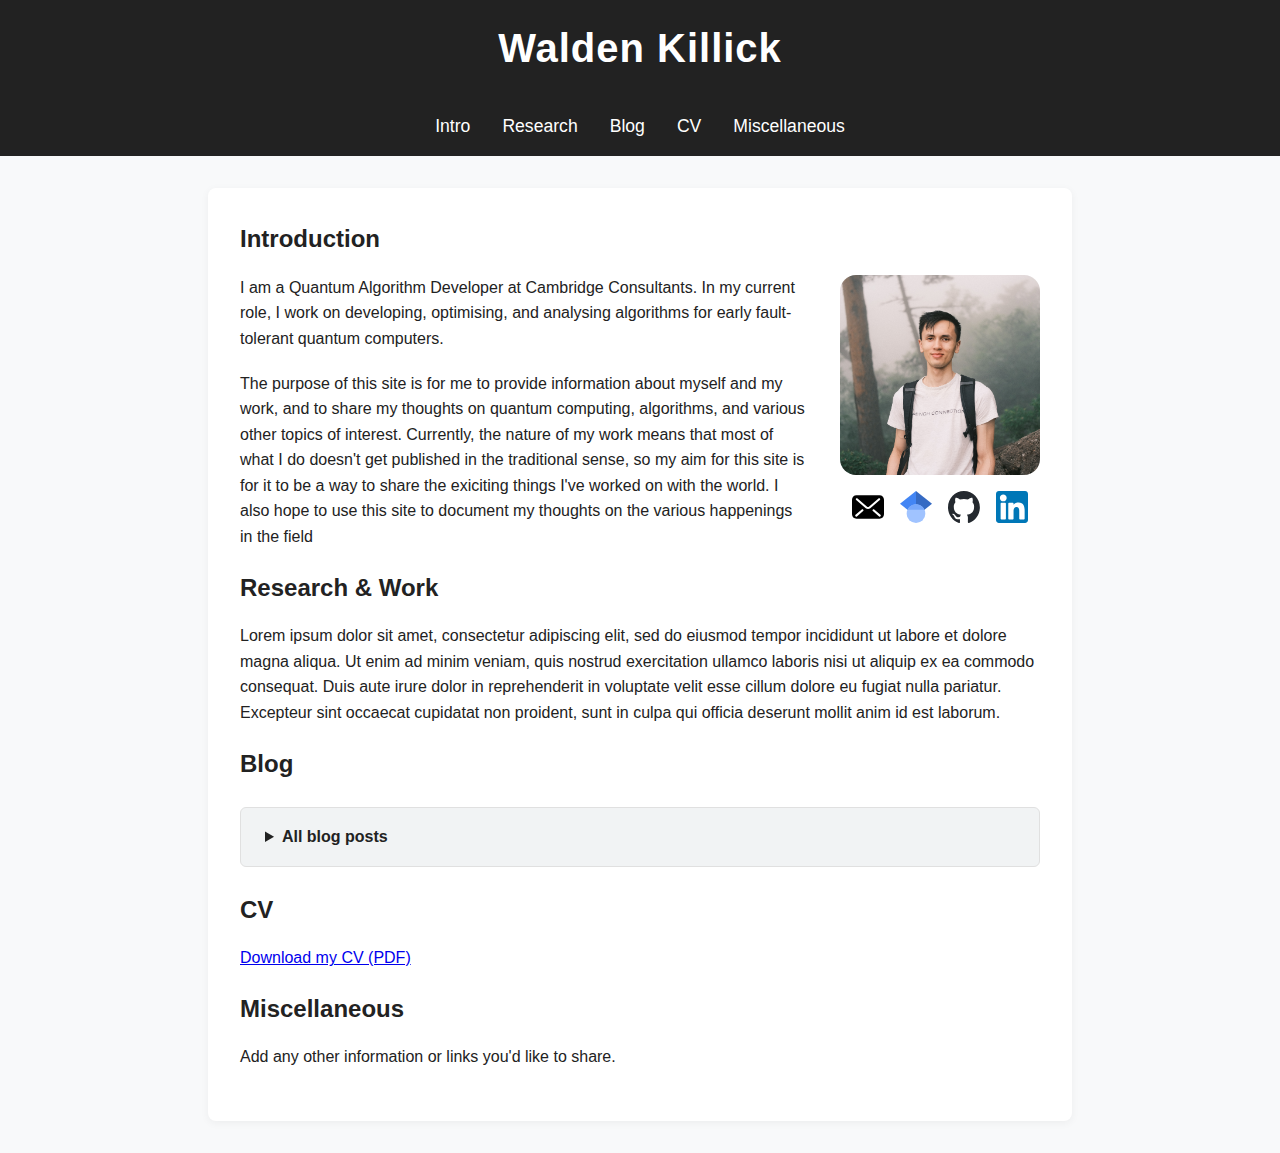
<file: index.html>
<!DOCTYPE html>
<html lang="en">
  <head>
    <meta charset="UTF-8" />
    <meta name="viewport" content="width=device-width, initial-scale=1.0" />
    <title>Walden Killick - Personal Webpage</title>
    <link rel="stylesheet" href="style.css" />
  </head>
  <body>
    <header>
      <h1>
        <a href="index.html" style="text-decoration: none; color: inherit"
          >Walden Killick</a
        >
      </h1>
      <nav>
        <ul>
          <li><a href="#intro">Intro</a></li>
          <li><a href="#research">Research</a></li>
          <li><a href="#blog">Blog</a></li>
          <li><a href="#cv">CV</a></li>
          <li><a href="#misc">Miscellaneous</a></li>
        </ul>
      </nav>
    </header>

    <main>
      <section id="intro">
        <h2>Introduction</h2>
        <div style="display: flex; gap: 2rem">
          <div style="flex: 1">
            <p>
              I am a Quantum Algorithm Developer at Cambridge Consultants. In my
              current role, I work on developing, optimising, and analysing
              algorithms for early fault-tolerant quantum computers.
            </p>
            <p>
              The purpose of this site is for me to provide information about
              myself and my work, and to share my thoughts on quantum computing,
              algorithms, and various other topics of interest. Currently, the
              nature of my work means that most of what I do doesn't get
              published in the traditional sense, so my aim for this site is for
              it to be a way to share the exiciting things I've worked on with
              the world. I also hope to use this site to document my thoughts on
              the various happenings in the field
            </p>
          </div>

          <div
            style="display: flex; flex-direction: column; align-items: center"
          >
            <img
              src="assets/profile.jpg"
              alt="Walden Killick"
              style="
                border-radius: 16px;
                width: 200px;
                aspect-ratio: 1 / 1;
                object-fit: cover;
                flex-shrink: 0;
              "
            />
            <div style="margin-top: 1rem; display: flex; gap: 1rem">
              <a
                href="mailto:walden.killick@cambridgeconsultants.com"
                title="Email"
              >
                <img
                  src="assets/email.svg"
                  alt="Email"
                  style="width: 32px; height: 32px"
                />
              </a>
              <a
                href="https://scholar.google.com/citations?user=e2gCRekAAAAJ&hl=en"
                target="_blank"
                title="GitHub"
              >
                <img
                  src="assets/google-scholar.svg"
                  alt="Google Scholar"
                  style="width: 32px; height: 32px"
                />
              </a>
              <a
                href="https://github.com/Walden-Killick"
                target="_blank"
                title="GitHub"
              >
                <img
                  src="assets/github.svg"
                  alt="GitHub"
                  style="width: 32px; height: 32px"
                />
              </a>
              <a
                href="https://www.linkedin.com/in/waldenkillick/"
                target="_blank"
                title="LinkedIn"
              >
                <img
                  src="assets/linkedin.svg"
                  alt="LinkedIn"
                  style="width: 32px; height: 32px"
                />
              </a>
            </div>
          </div>
        </div>
      </section>

      <section id="research">
        <h2>Research & Work</h2>
        <p>
          Lorem ipsum dolor sit amet, consectetur adipiscing elit, sed do
          eiusmod tempor incididunt ut labore et dolore magna aliqua. Ut enim ad
          minim veniam, quis nostrud exercitation ullamco laboris nisi ut
          aliquip ex ea commodo consequat. Duis aute irure dolor in
          reprehenderit in voluptate velit esse cillum dolore eu fugiat nulla
          pariatur. Excepteur sint occaecat cupidatat non proident, sunt in
          culpa qui officia deserunt mollit anim id est laborum.
        </p>
      </section>

      <section id="blog">
        <h2>Blog</h2>
        <details>
          <summary>All blog posts</summary>
          <ul>
            <li>
              <a href="blog/sample_post.html">Sample blog post</a>
            </li>
          </ul>
        </details>
      </section>

      <section id="cv">
        <h2>CV</h2>
        <p>
          <a href="cv.pdf" target="_blank">Download my CV (PDF)</a>
        </p>
      </section>

      <section id="misc">
        <h2>Miscellaneous</h2>
        <p>Add any other information or links you'd like to share.</p>
      </section>
    </main>
  </body>
</html>
</file>
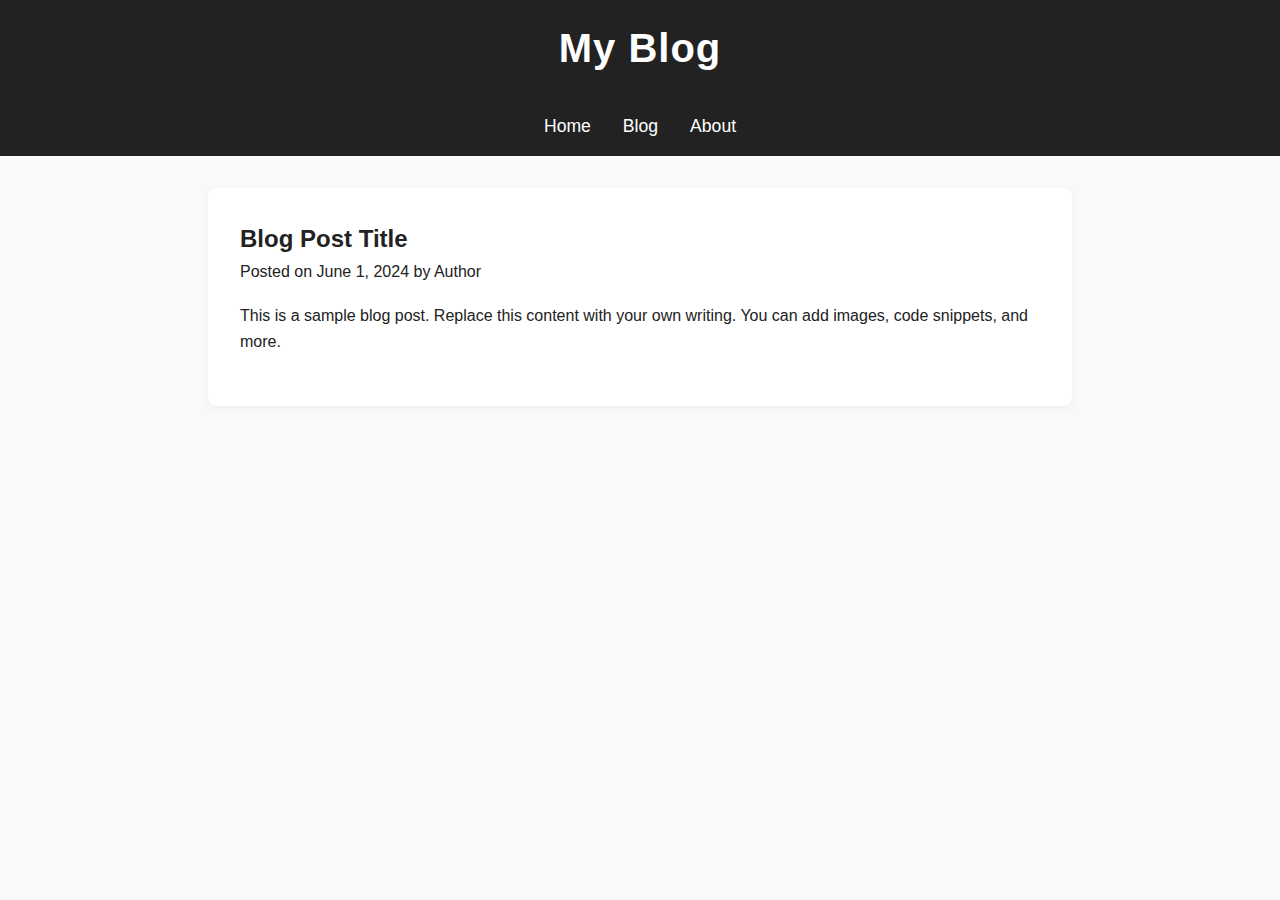
<file: blog.html>
<!DOCTYPE html>
<html lang="en">
  <head>
    <meta charset="UTF-8" />
    <meta name="viewport" content="width=device-width, initial-scale=1.0" />
    <title>My Blog</title>
    <link rel="stylesheet" href="style.css" />
  </head>
  <body>
    <header>
      <h1>My Blog</h1>
      <nav>
        <ul>
          <li><a href="index.html">Home</a></li>
          <li><a href="blog.html">Blog</a></li>
          <li><a href="about.html">About</a></li>
        </ul>
      </nav>
    </header>
    <main>
      <article class="blog-post">
        <h2>Blog Post Title</h2>
        <p class="post-meta">
          Posted on <time datetime="2024-06-01">June 1, 2024</time> by Author
        </p>
        <p>
          This is a sample blog post. Replace this content with your own
          writing. You can add images, code snippets, and more.
        </p>
      </article>
      <!-- Add more <article class="blog-post">...</article> blocks for more posts -->
    </main>
  </body>
</html>
</file>
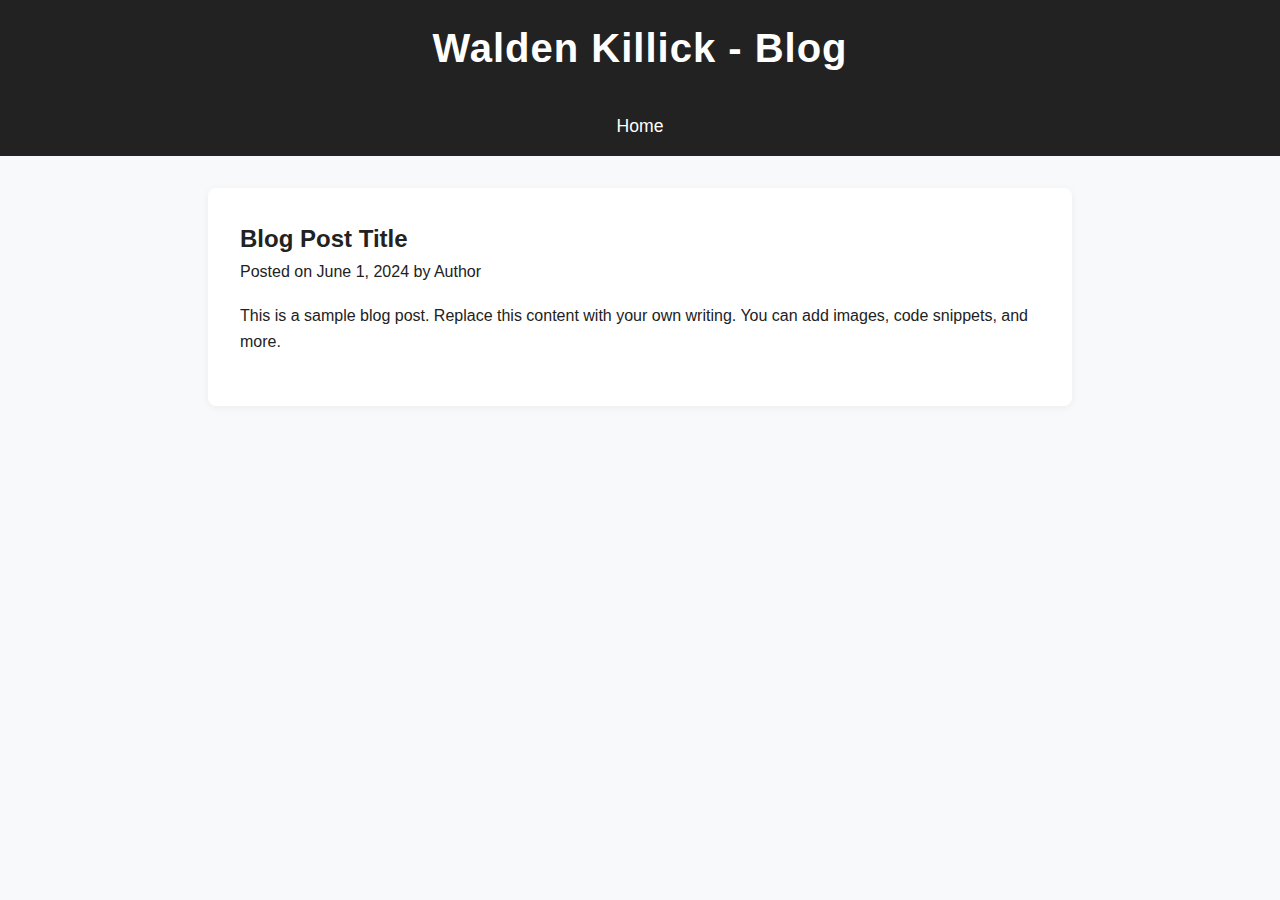
<file: blog/sample_post.html>
<!DOCTYPE html>
<html lang="en">
  <head>
    <meta charset="UTF-8" />
    <meta name="viewport" content="width=device-width, initial-scale=1.0" />
    <title>Walden Killick - Blog</title>
    <link rel="stylesheet" href="../style.css" />
  </head>
  <body>
    <header>
      <h1>Walden Killick - Blog</h1>
      <nav>
        <ul>
          <li><a href="../index.html">Home</a></li>
        </ul>
      </nav>
    </header>
    <main>
      <article class="blog-post">
        <h2>Blog Post Title</h2>
        <p class="post-meta">
          Posted on <time datetime="2024-06-01">June 1, 2024</time> by Author
        </p>
        <p>
          This is a sample blog post. Replace this content with your own
          writing. You can add images, code snippets, and more.
        </p>
      </article>
      <!-- Add more <article class="blog-post">...</article> blocks for more posts -->
    </main>
  </body>
</html>
</file>
<file: style.css>
/* Reset some default styles */
body,
h1,
h2,
h3,
p,
ul,
li,
nav {
  margin: 0;
  padding: 0;
  box-sizing: border-box;
}

/* Header and Navigation Bar */
header,
nav {
  background: #222;
  color: #fff;
}

h1 {
  padding: 1rem 0;
  text-align: center;
  font-size: 2.5rem;
  font-weight: 700;
  letter-spacing: 1px;
  border-radius: 8px 8px 0 0;
}

nav {
  padding: 1rem 0;
}

body {
  font-family: "Segoe UI", Arial, sans-serif;
  background: #f8f9fa;
  color: #222;
  line-height: 1.6;
}

p {
  margin-bottom: 1.2em;
}

nav ul {
  list-style: none;
  display: flex;
  justify-content: center;
  gap: 2rem;
}

nav ul li {
  display: inline;
}

nav ul li a {
  color: #fff;
  text-decoration: none;
  font-weight: 500;
  font-size: 1.1rem;
  transition: color 0.2s;
}

nav ul li a:hover {
  color: #4fc3f7;
}

/* Main Content */
main {
  max-width: 800px;
  margin: 2rem auto;
  padding: 2rem;
  background: #fff;
  border-radius: 8px;
  box-shadow: 0 2px 8px rgba(0, 0, 0, 0.05);
}

/* Section Headings */
section h2 {
  margin-bottom: 1rem;
  color: #222;
}

/* Responsive Design */
@media (max-width: 600px) {
  nav ul {
    flex-direction: column;
    gap: 1rem;
  }
  main {
    padding: 1rem;
  }
}

/* Details Element Styling */
details {
  margin: 1.5rem 0;
  padding: 1rem 1.5rem;
  background: #f1f3f4;
  border-radius: 6px;
  border: 1px solid #e0e0e0;
  transition: box-shadow 0.2s;
}

details[open] {
  box-shadow: 0 2px 8px rgba(79, 195, 247, 0.08);
}

details summary {
  cursor: pointer;
  font-weight: 600;
  color: #222;
  outline: none;
  user-select: none;
  transition: color 0.2s;
}

details > *:not(summary) {
  margin-top: 0.5rem;
}

details summary:hover {
  color: #4fc3f7;
}

/* Remove bullet points from lists inside details */
details ul,
details ol {
  list-style: none;
  padding-left: 0;
  margin-left: 0;
}

/* Add vertical spacing between entries in details */
details ul li,
details ol li {
  margin-bottom: 0.5rem;
}

details ul li:last-child,
details ol li:last-child {
  margin-bottom: 0;
}
</file>
